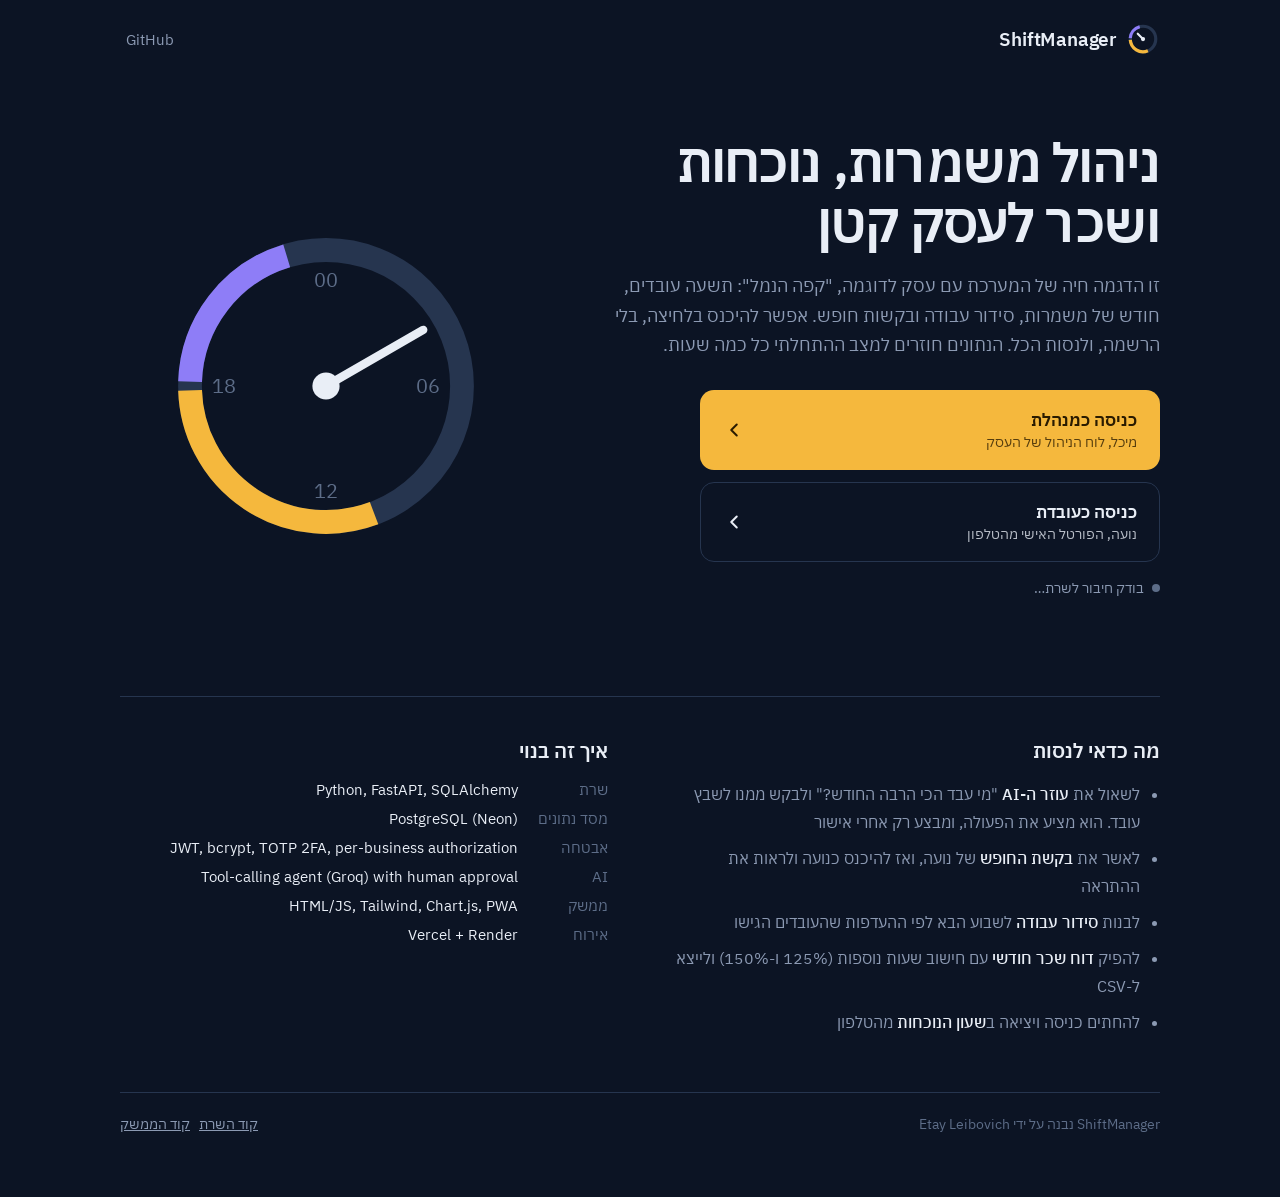
<file: demo.html>
<!DOCTYPE html>
<html dir="rtl" lang="he">
<head>
    <meta charset="UTF-8">
    <meta name="viewport" content="width=device-width, initial-scale=1.0">
    <title>ShiftManager | הדגמה חיה</title>
    <meta name="description" content="הדגמה חיה של ShiftManager: מערכת לניהול משמרות, נוכחות ושכר לעסקים קטנים, עם סוכן AI.">
    <link rel="icon" href="logo.svg" type="image/svg+xml">
    <meta name="theme-color" content="#0C1424">
    <meta property="og:title" content="ShiftManager — הדגמה חיה">
    <meta property="og:description" content="מערכת לניהול משמרות, נוכחות ושכר, עם סוכן AI. כניסה בלחיצה, בלי הרשמה.">
    <meta property="og:image" content="icon-512.png">
    <link rel="preconnect" href="https://fonts.googleapis.com">
    <link rel="preconnect" href="https://fonts.gstatic.com" crossorigin>
    <link href="https://fonts.googleapis.com/css2?family=IBM+Plex+Sans+Hebrew:wght@300;400;500;600;700&display=swap" rel="stylesheet">
    <link rel="stylesheet" href="brand.css">
    <style>
        .wrap { max-width: 1040px; margin: 0 auto; padding: 0 clamp(16px, 4vw, 40px) 64px; }
        .top { display: flex; justify-content: space-between; align-items: center; padding: 22px 0; }
        .hero { display: grid; grid-template-columns: 1.15fr .85fr; gap: clamp(28px, 6vw, 72px); align-items: center; padding: clamp(24px, 6vh, 72px) 0 56px; }
        h1 { font-size: clamp(34px, 5vw, 54px); font-weight: 600; line-height: 1.12; letter-spacing: -0.02em; margin: 0 0 18px; max-width: 18ch; }
        .lede { color: var(--dim); font-size: 18px; line-height: 1.65; margin: 0 0 30px; max-width: 54ch; }
        .enter { display: grid; gap: 12px; max-width: 460px; }
        .enter .sm-btn { justify-content: space-between; text-align: right; padding: 18px 22px; }
        .enter .who { display: block; font-size: 14px; font-weight: 400; opacity: .78; margin-top: 2px; }
        .status { display: flex; align-items: center; gap: 8px; color: var(--dim); font-size: 14px; margin-top: 16px; min-height: 20px; }
        .status i { width: 8px; height: 8px; border-radius: 50%; background: var(--faint); display: inline-block; flex: none; }
        .status.ready i { background: var(--ok); }
        .status.waking i { background: var(--day); animation: blink 1.2s infinite; }
        @keyframes blink { 50% { opacity: .3; } }

        .dial { width: 100%; max-width: 340px; justify-self: center; }

        .cols { display: grid; grid-template-columns: 1fr 1fr; gap: clamp(28px, 5vw, 64px); border-top: 1px solid var(--line); padding-top: 40px; }
        h2 { font-size: 20px; font-weight: 600; margin: 0 0 16px; }
        .try { margin: 0; padding: 0 20px 0 0; color: var(--dim); line-height: 1.75; font-size: 16px; }
        .try li { margin-bottom: 8px; }
        .try b { color: var(--text); font-weight: 500; }
        dl.stack { margin: 0; display: grid; grid-template-columns: auto 1fr; gap: 10px 20px; font-size: 15px; }
        dl.stack dt { color: var(--faint); }
        dl.stack dd { margin: 0; color: var(--text); direction: ltr; text-align: right; }
        .foot { margin-top: 48px; padding-top: 22px; border-top: 1px solid var(--line); color: var(--faint); font-size: 14px; display: flex; flex-wrap: wrap; gap: 8px 22px; justify-content: space-between; }
        .foot a { color: var(--dim); }
        .err { color: var(--stop); font-size: 14px; min-height: 20px; margin-top: 8px; }

        @media (max-width: 820px) {
            .hero { grid-template-columns: 1fr; }
            .dial { display: none; }
            .cols { grid-template-columns: 1fr; }
        }
    </style>
</head>
<body class="sm">
<div class="wrap">
    <header class="top">
        <a href="index.html" class="sm-brand"><img src="logo.svg" alt="" width="34" height="34"><span>ShiftManager</span></a>
        <a href="https://github.com/EtayLeibovich" class="sm-link" target="_blank" rel="noopener">GitHub</a>
    </header>

    <section class="hero">
        <div>
            <h1>ניהול משמרות, נוכחות ושכר לעסק קטן</h1>
            <p class="lede">
                זו הדגמה חיה של המערכת עם עסק לדוגמה, &quot;קפה הנמל&quot;: תשעה עובדים, חודש של משמרות, סידור עבודה ובקשות חופש.
                אפשר להיכנס בלחיצה, בלי הרשמה, ולנסות הכל. הנתונים חוזרים למצב ההתחלתי כל כמה שעות.
            </p>
            <div class="enter">
                <button class="sm-btn sm-btn-primary" id="btn-manager" onclick="enterDemo('manager')">
                    <span>כניסה כמנהלת<span class="who">מיכל, לוח הניהול של העסק</span></span>
                    <svg width="22" height="22" viewBox="0 0 24 24" fill="none" stroke="currentColor" stroke-width="2.2" stroke-linecap="round" stroke-linejoin="round" aria-hidden="true"><path d="M15 6l-6 6 6 6"/></svg>
                </button>
                <button class="sm-btn sm-btn-ghost" id="btn-worker" onclick="enterDemo('worker')" style="color:var(--text)">
                    <span>כניסה כעובדת<span class="who">נועה, הפורטל האישי מהטלפון</span></span>
                    <svg width="22" height="22" viewBox="0 0 24 24" fill="none" stroke="currentColor" stroke-width="2.2" stroke-linecap="round" stroke-linejoin="round" aria-hidden="true"><path d="M15 6l-6 6 6 6"/></svg>
                </button>
            </div>
            <div class="status" id="status" aria-live="polite"><i></i><span>בודק חיבור לשרת…</span></div>
            <p class="err" id="err"></p>
        </div>

        <svg class="dial" viewBox="0 0 200 200" aria-hidden="true">
            <circle cx="100" cy="100" r="80" fill="none" stroke="#26354F" stroke-width="14"/>
            <path id="arc-day" fill="none" stroke="#F5B83D" stroke-width="14"/>
            <path id="arc-dusk" fill="none" stroke="#8E7DF7" stroke-width="14"/>
            <g fill="#5D6D88" font-size="12" font-family="IBM Plex Sans Hebrew, sans-serif" text-anchor="middle">
                <text x="100" y="42">00</text><text x="160" y="104">06</text>
                <text x="100" y="166">12</text><text x="40" y="104">18</text>
            </g>
            <line id="needle" x1="100" y1="100" x2="100" y2="34" stroke="#E9EEF6" stroke-width="5" stroke-linecap="round" style="transform-origin:100px 100px"/>
            <circle cx="100" cy="100" r="8" fill="#E9EEF6"/>
        </svg>
    </section>

    <section class="cols">
        <div>
            <h2>מה כדאי לנסות</h2>
            <ul class="try">
                <li>לשאול את <b>עוזר ה-AI</b> &quot;מי עבד הכי הרבה החודש?&quot; ולבקש ממנו לשבץ עובד. הוא מציע את הפעולה, ומבצע רק אחרי אישור</li>
                <li>לאשר את <b>בקשת החופש</b> של נועה, ואז להיכנס כנועה ולראות את ההתראה</li>
                <li>לבנות <b>סידור עבודה</b> לשבוע הבא לפי ההעדפות שהעובדים הגישו</li>
                <li>להפיק <b>דוח שכר חודשי</b> עם חישוב שעות נוספות (125% ו-150%) ולייצא ל-CSV</li>
                <li>להחתים כניסה ויציאה ב<b>שעון הנוכחות</b> מהטלפון</li>
            </ul>
        </div>
        <div>
            <h2>איך זה בנוי</h2>
            <dl class="stack">
                <dt>שרת</dt><dd>Python, FastAPI, SQLAlchemy</dd>
                <dt>מסד נתונים</dt><dd>PostgreSQL (Neon)</dd>
                <dt>אבטחה</dt><dd>JWT, bcrypt, TOTP 2FA, per-business authorization</dd>
                <dt>AI</dt><dd>Tool-calling agent (Groq) with human approval</dd>
                <dt>ממשק</dt><dd>HTML/JS, Tailwind, Chart.js, PWA</dd>
                <dt>אירוח</dt><dd>Vercel + Render</dd>
            </dl>
        </div>
    </section>

    <footer class="foot">
        <span>ShiftManager נבנה על ידי Etay Leibovich</span>
        <span><a href="https://github.com/EtayLeibovich/shiftmanager-backend" target="_blank" rel="noopener">קוד השרת</a> &nbsp; <a href="https://github.com/EtayLeibovich/shiftmanager-frontend" target="_blank" rel="noopener">קוד הממשק</a></span>
    </footer>
</div>

<script>
    const API = "https://shiftmanager-backend-n0ix.onrender.com";

    // ---- dial (same geometry as the logo and home page) ----
    function pt(h, r = 80) { const a = h / 24 * 2 * Math.PI; return [100 + r * Math.sin(a), 100 - r * Math.cos(a)]; }
    function arc(f, t) { const [a, b] = pt(f), [c, d] = pt(t); return `M${a.toFixed(2)} ${b.toFixed(2)} A80 80 0 0 1 ${c.toFixed(2)} ${d.toFixed(2)}`; }
    document.getElementById('arc-day').setAttribute('d', arc(10.62, 17.88));
    document.getElementById('arc-dusk').setAttribute('d', arc(18.12, 22.88));
    function tick() { const n = new Date(); document.getElementById('needle').style.transform = `rotate(${(n.getHours() + n.getMinutes() / 60) / 24 * 360}deg)`; }
    tick(); setInterval(tick, 30000);

    // ---- wake the free-tier server as soon as the page opens ----
    const statusEl = document.getElementById('status');
    let ready = false;
    function setStatus(cls, text) { statusEl.className = 'status ' + cls; statusEl.querySelector('span').textContent = text; }
    async function warmUp() {
        const slow = setTimeout(() => { if (!ready) setStatus('waking', 'השרת מתעורר משינה (שרת חינמי). זה לוקח עד דקה, אפשר כבר ללחוץ'); }, 2500);
        for (let i = 0; i < 12 && !ready; i++) {
            try {
                const r = await fetch(`${API}/health`, { cache: 'no-store' });
                if (r.ok) { ready = true; break; }
            } catch {}
            await new Promise(r => setTimeout(r, 5000));
        }
        clearTimeout(slow);
        setStatus(ready ? 'ready' : '', ready ? 'השרת מוכן' : 'השרת לא מגיב כרגע. נסה לרענן בעוד דקה');
    }
    warmUp();

    async function enterDemo(role) {
        const btn = document.getElementById(role === 'manager' ? 'btn-manager' : 'btn-worker');
        const err = document.getElementById('err');
        document.querySelectorAll('.enter .sm-btn').forEach(b => b.disabled = true);
        btn.querySelector('span').firstChild.textContent = 'מכין את ההדגמה…';
        err.textContent = '';
        try {
            const res = await fetch(`${API}/demo/login`, {
                method: 'POST', headers: { 'Content-Type': 'application/json' },
                body: JSON.stringify({ role })
            });
            const data = await res.json();
            if (!res.ok) throw new Error(data.detail || 'הכניסה להדגמה נכשלה');
            if (role === 'manager') {
                localStorage.setItem('sm_token', data.access_token);
                localStorage.setItem('sm_business_id', data.user.business_id);
                localStorage.setItem('sm_manager_name', data.user.full_name);
                location.href = 'admin.html';
            } else {
                sessionStorage.setItem('emp_token', data.access_token);
                location.href = 'employee.html';
            }
        } catch (e) {
            err.textContent = e.message === 'Failed to fetch' ? 'אין חיבור לשרת. ייתכן שהוא עדיין מתעורר, נסה שוב בעוד כמה שניות' : e.message;
            document.querySelectorAll('.enter .sm-btn').forEach(b => b.disabled = false);
            btn.querySelector('span').firstChild.textContent = role === 'manager' ? 'כניסה כמנהלת' : 'כניסה כעובדת';
        }
    }
</script>
</body>
</html>
</file>
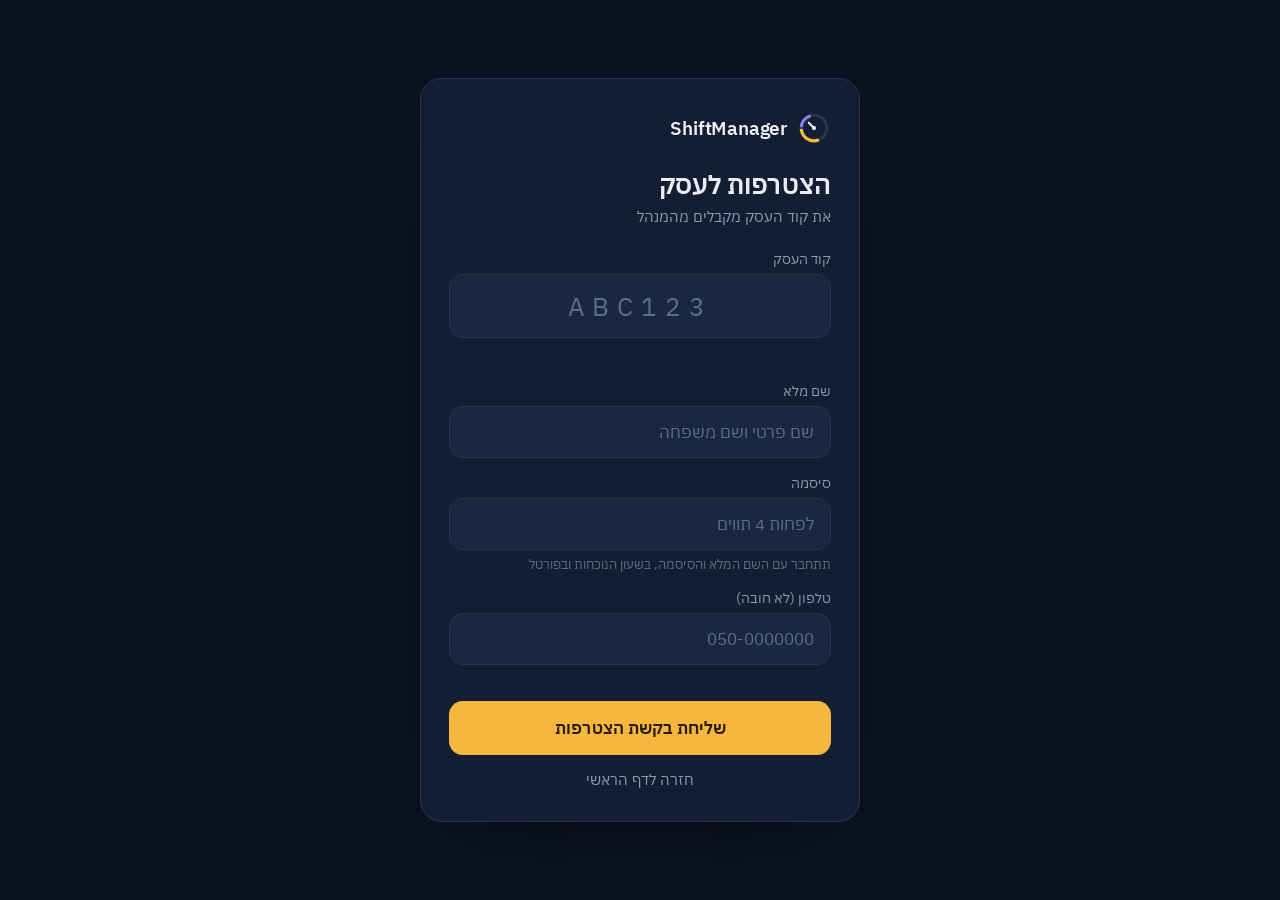
<file: employee-register.html>
<!DOCTYPE html>
<html dir="rtl" lang="he">
<head>
    <meta charset="UTF-8">
    <meta name="viewport" content="width=device-width, initial-scale=1.0">
    <title>ShiftManager | הצטרפות לעסק</title>
    <link rel="icon" href="logo.svg" type="image/svg+xml">
    <meta name="theme-color" content="#0C1424">
    <link rel="preconnect" href="https://fonts.googleapis.com">
    <link rel="preconnect" href="https://fonts.gstatic.com" crossorigin>
    <link href="https://fonts.googleapis.com/css2?family=IBM+Plex+Sans+Hebrew:wght@300;400;500;600;700&display=swap" rel="stylesheet">
    <link rel="stylesheet" href="brand.css">
    <style>
        .auth { min-height: 100vh; display: flex; align-items: center; justify-content: center; padding: 24px 16px; box-sizing: border-box; }
        .card { width: 100%; max-width: 440px; padding: 32px 28px; box-sizing: border-box; }
        .card h1, .card h2 { font-size: 26px; font-weight: 600; margin: 18px 0 6px; }
        .sub { color: var(--dim); margin: 0 0 24px; font-size: 15px; }
        .fields { display: flex; flex-direction: column; gap: 16px; }
        .fields .sm-field { text-align: right; font-size: 17px; }
        #join-code { text-align: center; font-size: 26px; letter-spacing: .3em; text-transform: uppercase; direction: ltr; }
        .hint { color: var(--faint); font-size: 13px; margin: 6px 0 0; }
        #biz-name { color: var(--ok); font-weight: 500; font-size: 15px; min-height: 20px; margin: 8px 0 0; text-align: center; }
        .next { color: var(--dim); font-size: 15px; line-height: 1.8; margin: 0 0 24px; padding: 0 20px 0 0; }
    </style>
</head>
<body class="sm">
<div class="auth">

    <!-- מסך הרישום -->
    <div id="register-screen" class="card sm-panel">
        <a href="index.html" class="sm-brand"><img src="logo.svg" alt="" width="34" height="34"><span>ShiftManager</span></a>
        <h1>הצטרפות לעסק</h1>
        <p class="sub">את קוד העסק מקבלים מהמנהל</p>

        <div class="fields">
            <div>
                <label class="sm-label" for="join-code">קוד העסק</label>
                <input type="text" id="join-code" class="sm-field" placeholder="ABC123" maxlength="6" autocomplete="off"
                       oninput="this.value = this.value.toUpperCase()">
                <p id="biz-name"></p>
            </div>
            <div>
                <label class="sm-label" for="full-name">שם מלא</label>
                <input type="text" id="full-name" class="sm-field" placeholder="שם פרטי ושם משפחה" autocomplete="name">
            </div>
            <div>
                <label class="sm-label" for="passcode">סיסמה</label>
                <input type="password" id="passcode" class="sm-field" placeholder="לפחות 4 תווים" autocomplete="new-password">
                <p class="hint">תתחבר עם השם המלא והסיסמה, בשעון הנוכחות ובפורטל</p>
            </div>
            <div>
                <label class="sm-label" for="phone">טלפון (לא חובה)</label>
                <input type="tel" id="phone" class="sm-field" placeholder="050-0000000" autocomplete="tel" style="direction:ltr;text-align:right">
            </div>
        </div>

        <p id="error-msg" class="sm-error" style="text-align:center"></p>

        <button onclick="submitRegister()" class="sm-btn sm-btn-primary" style="margin-top:8px">שליחת בקשת הצטרפות</button>
        <p style="text-align:center;margin:14px 0 0"><a href="index.html" class="sm-link">חזרה לדף הראשי</a></p>
    </div>

    <!-- מסך הצלחה -->
    <div id="success-screen" class="card sm-panel" style="display:none">
        <a href="index.html" class="sm-brand"><img src="logo.svg" alt="" width="34" height="34"><span>ShiftManager</span></a>
        <h2>הבקשה נשלחה</h2>
        <p class="sub">המנהל קיבל התראה ויאשר את ההצטרפות שלך.</p>
        <ol class="next">
            <li>המנהל מאשר את הבקשה</li>
            <li>נכנסים לפורטל עם השם המלא והסיסמה שבחרת</li>
            <li>בכניסה הראשונה מגדירים אימות דו-שלבי עם Google Authenticator</li>
        </ol>
        <a href="employee.html" class="sm-btn sm-btn-primary" style="text-decoration:none">לפורטל העובד</a>
    </div>

</div>

<script>
    const API = "https://shiftmanager-backend-n0ix.onrender.com";

    // אם יש קוד ב-URL - מלא אוטומטית
    window.addEventListener('DOMContentLoaded', () => {
        const params = new URLSearchParams(window.location.search);
        const code = params.get('code');
        if (code) {
            document.getElementById('join-code').value = code.toUpperCase();
            validateCode(code);
        }
    });

    // בדיקת קוד בזמן אמת
    document.addEventListener('DOMContentLoaded', () => {
        document.getElementById('join-code').addEventListener('input', (e) => {
            const code = e.target.value.trim();
            if (code.length === 6) validateCode(code);
            else document.getElementById('biz-name').textContent = '';
        });
    });

    async function validateCode(code) {
        try {
            const res = await fetch(`${API}/businesses/${code}/join-code-check`, {
                method: 'POST',
                headers: { 'Content-Type': 'application/json' },
                body: JSON.stringify({ join_code: code })
            });
            if (res.ok) {
                const data = await res.json();
                document.getElementById('biz-name').textContent = data.business_name;
            } else {
                document.getElementById('biz-name').textContent = '';
            }
        } catch {}
    }

    async function submitRegister() {
        const joinCode = document.getElementById('join-code').value.trim().toUpperCase();
        const fullName = document.getElementById('full-name').value.trim();
        const passcode = document.getElementById('passcode').value.trim();
        const phone = document.getElementById('phone').value.trim();
        const err = document.getElementById('error-msg');

        if (!joinCode || joinCode.length !== 6) { err.textContent = 'הכנס קוד עסק תקין (6 תווים)'; return; }
        if (fullName.split(/\s+/).length < 2) { err.textContent = 'הכנס שם מלא (שם פרטי ושם משפחה)'; return; }
        if (!passcode || passcode.length < 4) { err.textContent = 'בחר סיסמה (לפחות 4 תווים)'; return; }

        try {
            const res = await fetch(`${API}/register`, {
                method: 'POST',
                headers: { 'Content-Type': 'application/json' },
                body: JSON.stringify({
                    join_code: joinCode,
                    full_name: fullName,
                    passcode: passcode,
                    phone: phone,
                })
            });
            const data = await res.json();
            if (!res.ok) {
                err.textContent = data.detail || 'שגיאה בשליחת הבקשה';
                return;
            }
            // הצלחה!
            document.getElementById('register-screen').style.display = 'none';
            document.getElementById('success-screen').style.display = 'block';
        } catch {
            err.textContent = 'אין חיבור לשרת. בדוק את האינטרנט ונסה שוב';
        }
    }
</script>
</body>
</html>
</file>
<file: brand.css>
/* ShiftManager — brand tokens & shared components
   Concept: the 24-hour shift dial. Amber = day shift, violet = evening shift. */

:root {
    --ink: #0C1424;      /* page */
    --panel: #131E33;    /* surfaces */
    --raise: #1A2741;    /* inputs, raised rows */
    --line: #26354F;     /* borders */
    --text: #E9EEF6;
    --dim: #8C9AB3;
    --faint: #5D6D88;
    --day: #F5B83D;      /* morning shift + primary action */
    --day-ink: #2A1B00;  /* text on amber */
    --dusk: #8E7DF7;     /* evening shift */
    --ok: #2FC48D;       /* clock in */
    --stop: #F0566B;     /* clock out / errors */
    --radius-lg: 22px;
    --radius: 14px;
    --font: 'IBM Plex Sans Hebrew', 'Heebo', system-ui, sans-serif;
    color-scheme: dark;
}

html { background: var(--ink); }
body.sm {
    margin: 0;
    font-family: var(--font);
    background: var(--ink);
    color: var(--text);
    -webkit-font-smoothing: antialiased;
}
.sm-num { font-variant-numeric: tabular-nums; }

/* ---------- Brand lockup ---------- */
.sm-brand { display: inline-flex; align-items: center; gap: 10px; color: var(--text); text-decoration: none; }
.sm-brand svg { width: 34px; height: 34px; flex: none; }
.sm-brand span { font-weight: 600; font-size: 19px; letter-spacing: -0.01em; direction: ltr; }

/* ---------- Panels & fields ---------- */
.sm-panel {
    background: var(--panel);
    border: 1px solid var(--line);
    border-radius: var(--radius-lg);
    box-shadow: 0 30px 80px -30px rgba(0, 0, 0, 0.7);
}
.sm-field {
    width: 100%;
    box-sizing: border-box;
    background: var(--raise);
    border: 1px solid var(--line);
    border-radius: var(--radius);
    color: var(--text);
    font: inherit;
    font-size: 18px;
    padding: 14px 16px;
    text-align: center;
    outline: none;
    transition: border-color .15s, box-shadow .15s;
}
.sm-field::placeholder { color: var(--faint); }
.sm-field:focus { border-color: var(--day); box-shadow: 0 0 0 3px rgba(245, 184, 61, .18); }
.sm-field.code { font-size: 30px; letter-spacing: .3em; font-variant-numeric: tabular-nums; }
.sm-label { display: block; font-size: 14px; color: var(--dim); margin: 0 0 6px; text-align: right; }

/* ---------- Buttons ---------- */
.sm-btn {
    display: inline-flex; align-items: center; justify-content: center; gap: 8px;
    width: 100%; box-sizing: border-box;
    border: 1px solid transparent; border-radius: var(--radius);
    font: inherit; font-weight: 600; font-size: 17px;
    padding: 15px 18px; cursor: pointer;
    transition: filter .15s, background-color .15s, transform .1s;
}
.sm-btn:active { transform: translateY(1px); }
.sm-btn:disabled { opacity: .55; cursor: wait; }
.sm-btn-primary { background: var(--day); color: var(--day-ink); }
.sm-btn-primary:hover { filter: brightness(1.07); }
.sm-btn-in { background: var(--ok); color: #03271A; }
.sm-btn-out { background: var(--stop); color: #fff; }
.sm-btn-in:hover, .sm-btn-out:hover { filter: brightness(1.07); }
.sm-btn-ghost { background: transparent; color: var(--dim); border-color: var(--line); }
.sm-btn-ghost:hover { color: var(--text); border-color: var(--faint); }
.sm-link { background: none; border: 0; color: var(--dim); font: inherit; font-size: 15px; cursor: pointer; text-decoration: none; padding: 6px; }
.sm-link:hover { color: var(--text); }

.sm-error { color: var(--stop); font-size: 14px; font-weight: 500; min-height: 20px; margin: 8px 0 0; }

/* Keyboard focus everywhere */
.sm :focus-visible { outline: 2px solid var(--day); outline-offset: 2px; }

/* QR box keeps a white quiet zone so phones can scan it */
.sm-qr { background: #fff; padding: 12px; border-radius: 12px; display: inline-block; line-height: 0; }

@media (prefers-reduced-motion: reduce) {
    .sm *, .sm *::before, .sm *::after { animation: none !important; transition: none !important; }
}

/* ---------- Dark skin for the employee portal ----------
   The portal's dynamic content is rendered with Tailwind's light utility
   classes; this maps them onto the brand palette. */
.sm-dark .bg-white { background-color: var(--panel) !important; }
.sm-dark .bg-slate-50, .sm-dark .bg-slate-100 { background-color: var(--raise) !important; }
.sm-dark .hover\:bg-slate-50:hover, .sm-dark .hover\:bg-slate-100:hover { background-color: var(--raise) !important; }
.sm-dark .border-slate-100, .sm-dark .border-slate-200, .sm-dark .border-slate-300 { border-color: var(--line) !important; }
.sm-dark .text-slate-800, .sm-dark .text-slate-700 { color: var(--text) !important; }
.sm-dark .text-slate-600, .sm-dark .text-slate-500 { color: var(--dim) !important; }
.sm-dark .text-slate-400 { color: var(--faint) !important; }
.sm-dark .bg-slate-300 { background-color: var(--faint) !important; }
.sm-dark .bg-blue-600 { background-color: var(--day) !important; color: var(--day-ink) !important; }
.sm-dark .bg-blue-600.text-white { color: var(--day-ink) !important; }
.sm-dark .hover\:bg-blue-700:hover { background-color: #FFC857 !important; }
.sm-dark .border-blue-600 { border-color: var(--day) !important; }
.sm-dark .bg-blue-50, .sm-dark .bg-blue-100 { background-color: rgba(245, 184, 61, .12) !important; }
.sm-dark .border-blue-200 { border-color: rgba(245, 184, 61, .3) !important; }
.sm-dark .text-blue-800, .sm-dark .text-blue-700, .sm-dark .text-blue-600, .sm-dark .text-blue-500 { color: var(--day) !important; }
.sm-dark .text-blue-400 { color: #C99A3A !important; }
.sm-dark .ring-blue-400 { --tw-ring-color: var(--day) !important; }
.sm-dark .hover\:border-blue-400:hover { border-color: var(--day) !important; }
.sm-dark .bg-purple-50 { background-color: rgba(142, 125, 247, .12) !important; }
.sm-dark .border-purple-200 { border-color: rgba(142, 125, 247, .35) !important; }
.sm-dark .text-purple-700, .sm-dark .text-purple-600, .sm-dark .text-purple-500 { color: var(--dusk) !important; }
.sm-dark .bg-amber-50 { background-color: rgba(245, 184, 61, .08) !important; }
.sm-dark .border-amber-200 { border-color: rgba(245, 184, 61, .3) !important; }
.sm-dark .text-amber-700 { color: var(--day) !important; }
.sm-dark .bg-emerald-100 { background-color: rgba(47, 196, 141, .14) !important; }
.sm-dark .text-emerald-700, .sm-dark .text-emerald-600, .sm-dark .text-emerald-500 { color: var(--ok) !important; }
.sm-dark .bg-emerald-400 { background-color: var(--ok) !important; }
.sm-dark .bg-yellow-100 { background-color: rgba(245, 184, 61, .14) !important; }
.sm-dark .text-yellow-700 { color: var(--day) !important; }
.sm-dark .bg-rose-100, .sm-dark .bg-rose-50, .sm-dark .bg-red-50 { background-color: rgba(240, 86, 107, .14) !important; }
.sm-dark .text-rose-600, .sm-dark .text-rose-500, .sm-dark .text-rose-400, .sm-dark .text-red-500 { color: var(--stop) !important; }
.sm-dark .shadow-sm, .sm-dark .shadow-2xl { box-shadow: none !important; }
.sm-dark input, .sm-dark select, .sm-dark textarea { background-color: var(--raise); color: var(--text); }
.sm-dark .focus\:ring-blue-500:focus { --tw-ring-color: rgba(245, 184, 61, .45) !important; }
</file>
